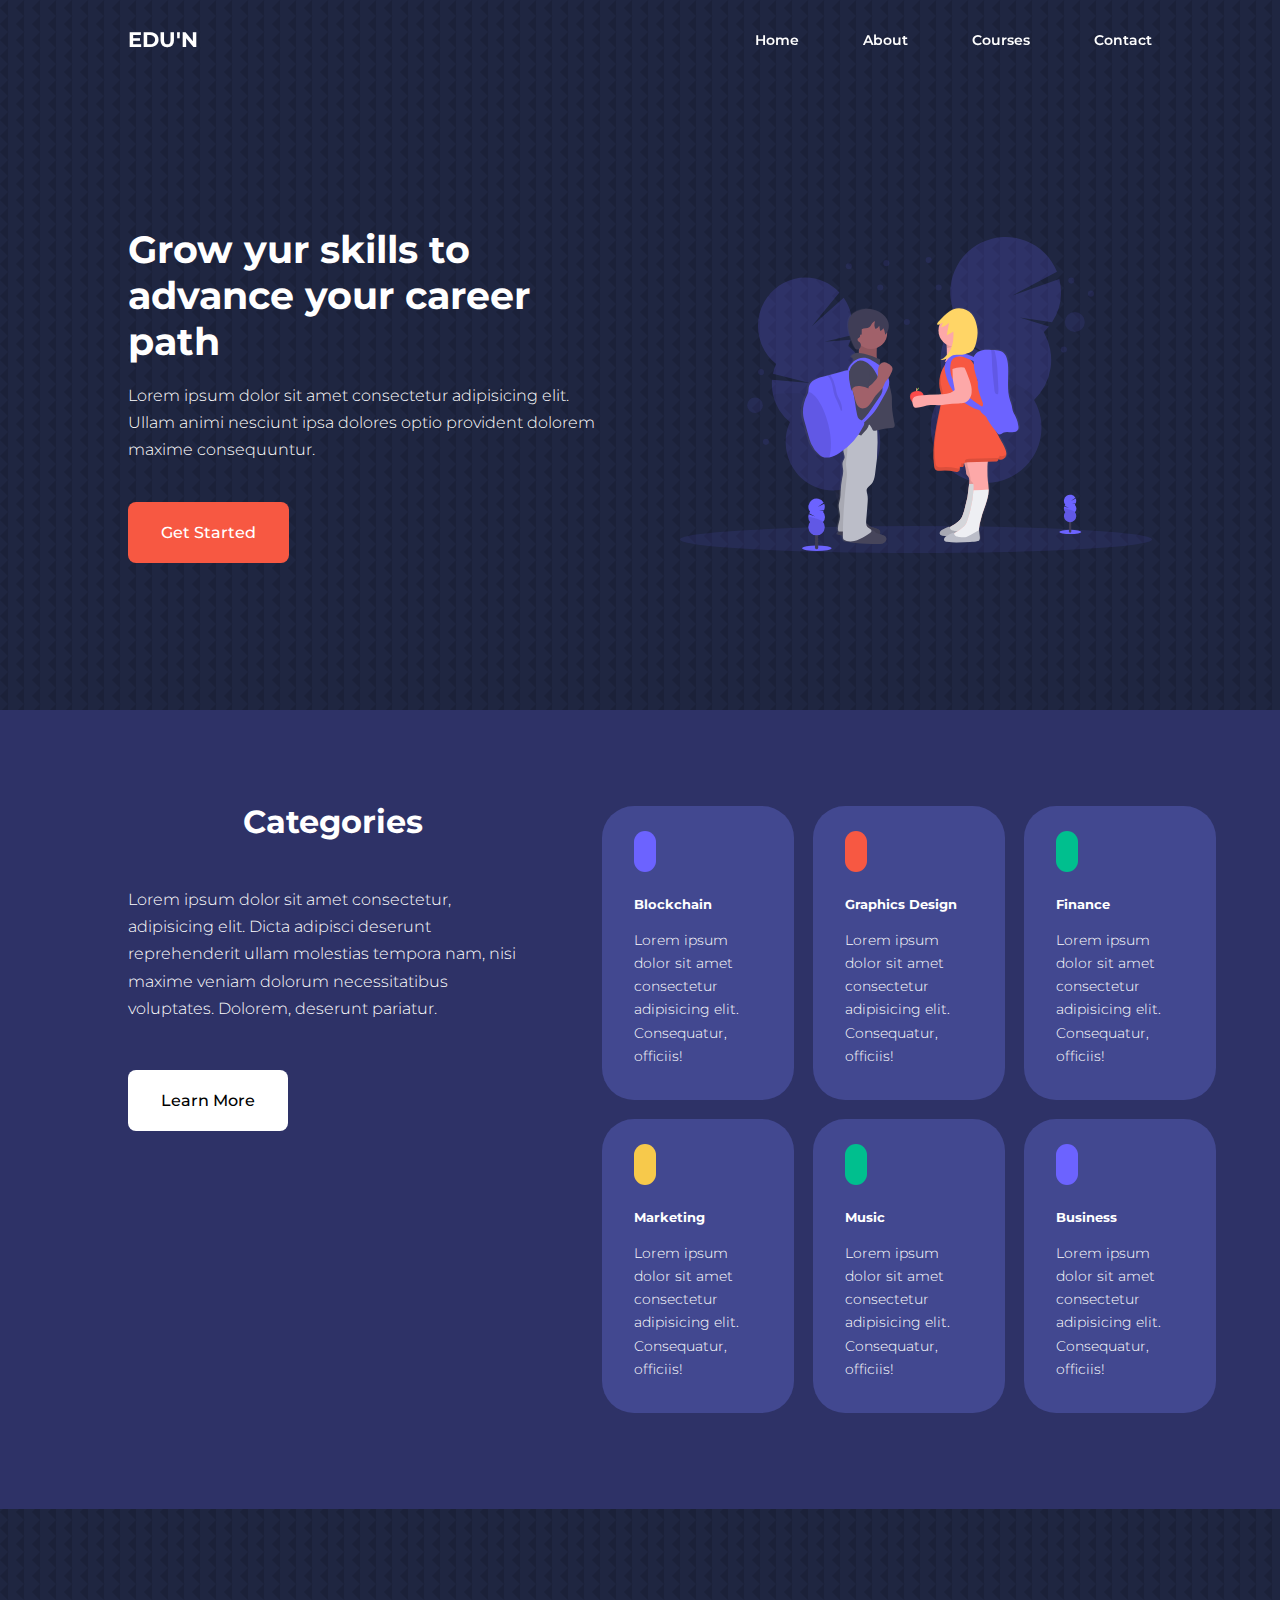
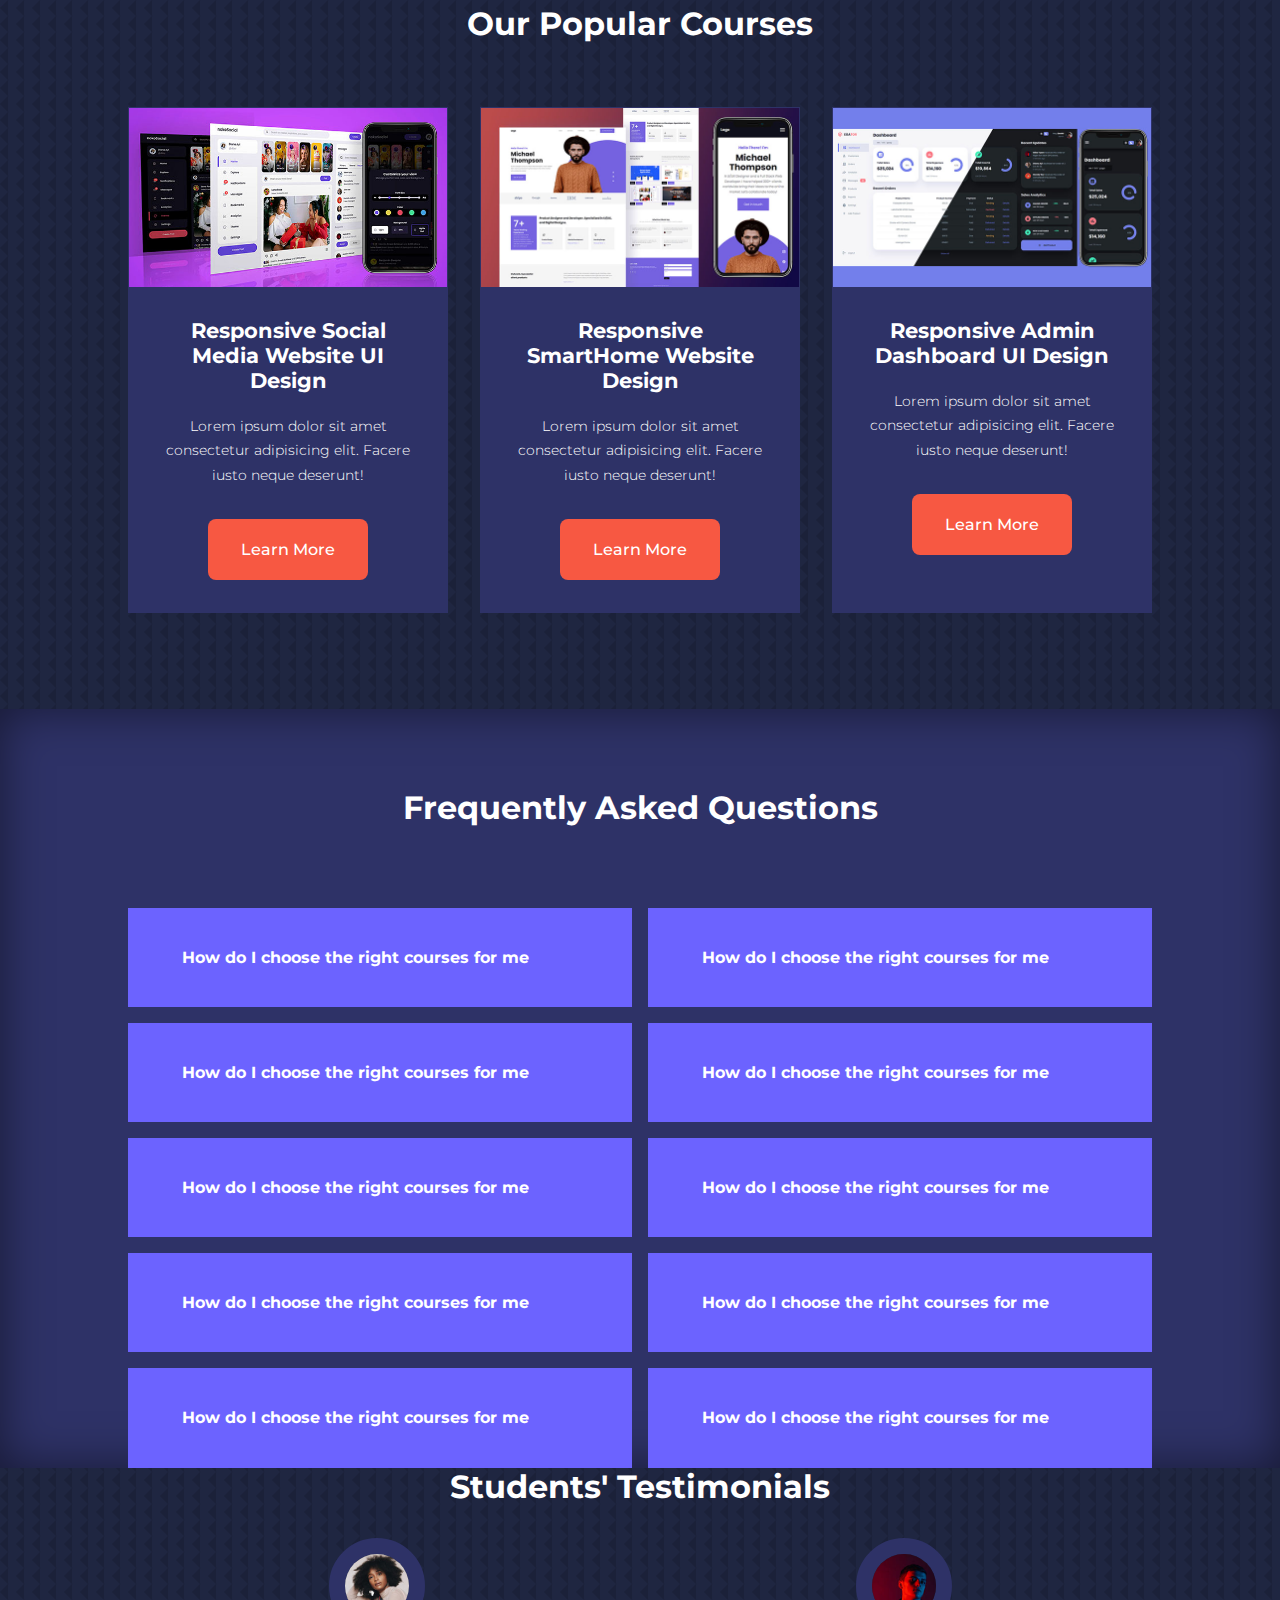
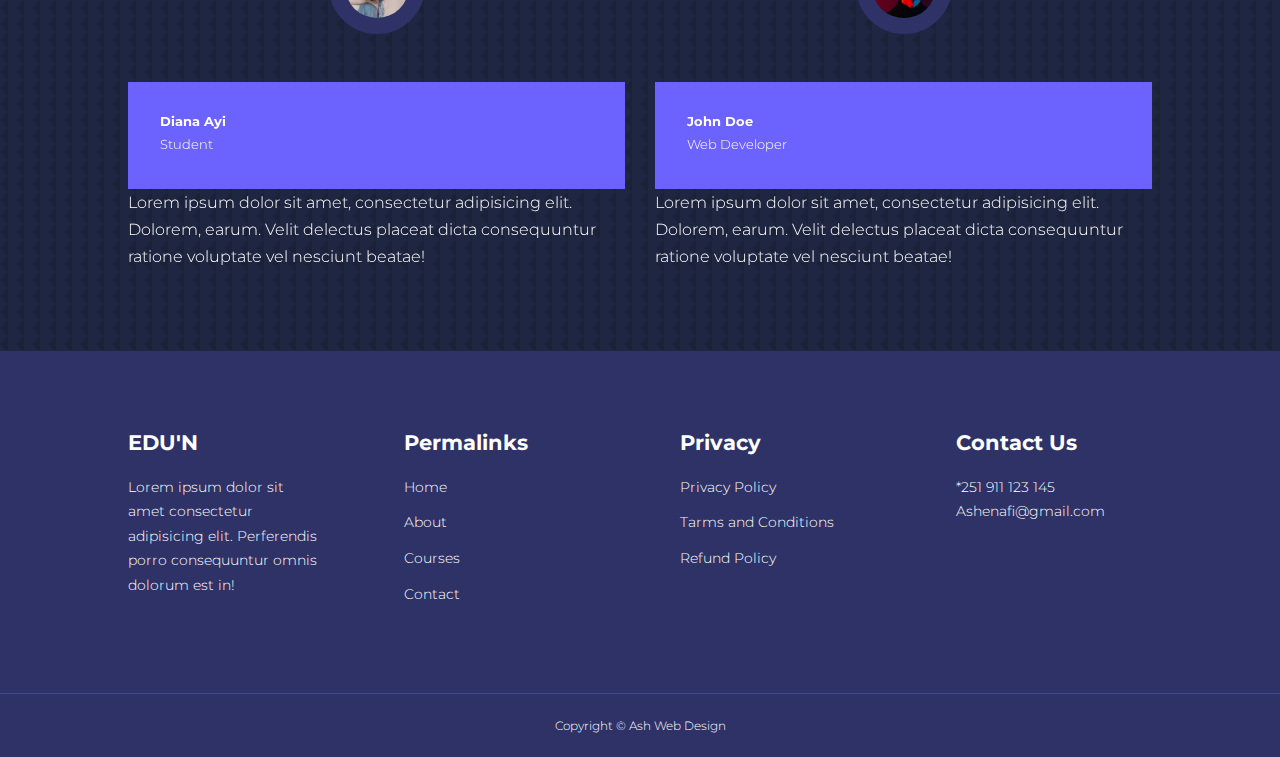
<file: edu_web/index.html>
<!DOCTYPE html>
<html lang="en">
<head>
    <meta charset="UTF-8">
    <meta name="viewport" content="width=device-width, initial-scale=1.0">
    <title>Education website</title>
    <link rel="stylesheet" href="./css/style.css">
    <link rel="stylesheet" href="https://cdnjs.cloudflare.com/ajax/libs/font-awesome/6.5.2/css/all.min.css" integrity="sha512-SnH5WK+bZxgPHs44uWIX+LLJAJ9/2PkPKZ5QiAj6Ta86w+fsb2TkcmfRyVX3pBnMFcV7oQPJkl9QevSCWr3W6A==" crossorigin="anonymous" referrerpolicy="no-referrer" />

    <link rel="preconnect" href="https://fonts.googleapis.com">
    <link rel="preconnect" href="https://fonts.gstatic.com" crossorigin>
    <link href="https://fonts.googleapis.com/css2?family=Montserrat:ital,wght@0,100..900;1,100..900&display=swap" rel="stylesheet">
    <link rel="stylesheet" href="https://cdn.jsdelivr.net/npm/swiper@11/swiper-bundle.min.css"/>
    <style>body{background-image: url(./images/bg-texture.png);}</style>

</head>
<body>
    <nav>
        <div class="container nav_container">
            <a href="index.html"><h4>EDU'N</h4></a>
            <ul class="nav_menu">
                <li><a href="index.html">Home</a></li>
                <li><a href="about.html">About</a></li>
                <li><a href="courses.html">Courses</a></li>
                <li><a href="contact.html">Contact</a></li>
            </ul>

            <button id="open-menu-btn"><i class="fa-solid fa-bars"></i></button>
            <button id="close-menu-btn"><i class="fa-solid fa-xmark"></i></button>
        </div>
    </nav>

    <header>
        <div class="container header_container">
            <div class="header_left">
                <h1>Grow yur skills to advance your career path</h1>
                <p>
                    Lorem ipsum dolor sit amet consectetur adipisicing elit. 
                    Ullam animi nesciunt ipsa dolores optio provident 
                    dolorem maxime consequuntur.
                </p>
                <a href="courses.html" class="btn btn-primary">Get Started</a>
            </div>
            <div class="header_right">
                <div class="header_right-image">
                    <img src="images/header.svg" alt="">
                </div>
            </div>
        </div>
    </header>

<!-- ************categories************* -->
    <section class="categories">
        <div class="container categories_container">
            <div class="categories_left">
                <h2>Categories</h1>
                <p>
                    Lorem ipsum dolor sit amet consectetur, 
                    adipisicing elit. Dicta adipisci deserunt 
                    reprehenderit ullam molestias tempora nam,
                     nisi maxime veniam dolorum necessitatibus 
                     voluptates. Dolorem, deserunt pariatur.
                </p>
                <a href="#" class="btn">Learn More</a>
            </div>

            <div class="categories_right">
                <article class="category">
                    <span class="category_icon"><i class="fa-brands fa-bitcoin"></i></span>
                    <h5>Blockchain</h5>
                    <p>
                       Lorem ipsum dolor sit amet consectetur adipisicing elit. Consequatur, officiis!
                    </p>
                </article>
                <article class="category">
                    <span class="category_icon"><i class="fa-solid fa-pen-clip"></i></span>
                    <h5>Graphics Design</h5>
                    <p>
                       Lorem ipsum dolor sit amet consectetur adipisicing elit. Consequatur, officiis!
                    </p>
                </article>
                <article class="category">
                    <span class="category_icon"><i class="fa-solid fa-sack-dollar"></i></span>
                    <h5>Finance</h5>
                    <p>
                       Lorem ipsum dolor sit amet consectetur adipisicing elit. Consequatur, officiis!
                    </p>
                </article>
                <article class="category">
                    <span class="category_icon"><i class="fa-solid fa-chart-simple"></i></i></span>
                    <h5>Marketing</h5>
                    <p>
                       Lorem ipsum dolor sit amet consectetur adipisicing elit. Consequatur, officiis!
                    </p>
                </article>
                <article class="category">
                    <span class="category_icon"><i class="fa-solid fa-music"></i></span>
                    <h5>Music</h5>
                    <p>
                       Lorem ipsum dolor sit amet consectetur adipisicing elit. Consequatur, officiis!
                    </p>
                </article>
                <article class="category">
                    <span class="category_icon"><i class="fa-solid fa-briefcase"></i></span>
                    <h5>Business</h5>
                    <p>
                       Lorem ipsum dolor sit amet consectetur adipisicing elit. Consequatur, officiis!
                    </p>
                </article>
            </div>
        </div>
    </section>

    <!-- ************courses************* -->

    <section class="courses">
        <h2>Our Popular Courses</h2>
        <div class="container courses_container">
            <article class="course">
                <div class="course_image">
                    <img src="images/course1.jpg" alt="">
                </div>
                <div class="course_info">
                    <h4>Responsive Social Media Website UI Design</h4>
                    <p>
                        Lorem ipsum dolor sit amet consectetur adipisicing elit. Facere iusto neque deserunt!
                    </p>
                    <a href="courses.html" class="btn btn-primary">Learn More</a>
                </div>
            </article>

            <article class="course">
                <div class="course_image">
                    <img src="images/course2.jpg" alt="">
                </div>
                <div class="course_info">
                    <h4>Responsive SmartHome Website Design</h4>
                    <p>
                        Lorem ipsum dolor sit amet consectetur adipisicing elit. Facere iusto neque deserunt!
                    </p>
                    <a href="courses.html" class="btn btn-primary">Learn More</a>
                </div>
            </article>

            <article class="course">
                <div class="course_image">
                    <img src="images/course3.jpg" alt="">
                </div>
                <div class="course_info">
                    <h4>Responsive Admin Dashboard UI Design</h4>
                    <p>
                        Lorem ipsum dolor sit amet consectetur adipisicing elit. Facere iusto neque deserunt!
                    </p>
                    <a href="courses.html" class="btn btn-primary">Learn More</a>
                </div>
            </article>
        </div>
    </section>


    <div class="faqs">
        <h2>Frequently Asked Questions</h2>
        <div class="container faqs_container">
            <article class="faq">
                <div class="faq_icon"><i class="fa-solid fa-plus"></i></div>
                <div class="question_answer"><h4>How do I choose the right courses for me</h4>
                <p>
                    Lorem ipsum dolor sit amet consectetur 
                    adipisicing elit. Blanditiis quidem accusantium, 
                    ratione quod doloribus sunt ipsum dolor sit amet.
                </p>
            </div>
            </article>
            <article class="faq">
                <div class="faq_icon"><i class="fa-solid fa-plus"></i></div>
                <div class="question_answer"><h4>How do I choose the right courses for me</h4>
                <p>
                    Lorem ipsum dolor sit amet consectetur 
                    adipisicing elit. Blanditiis quidem accusantium, 
                    ratione quod doloribus sunt ipsum dolor sit amet.
                </p>
            </div>
            </article>
            <article class="faq">
                <div class="faq_icon"><i class="fa-solid fa-plus"></i></div>
                <div class="question_answer"><h4>How do I choose the right courses for me</h4>
                <p>
                    Lorem ipsum dolor sit amet consectetur 
                    adipisicing elit. Blanditiis quidem accusantium, 
                    ratione quod doloribus sunt ipsum dolor sit amet.
                </p>
            </div>
            </article>
            <article class="faq">
                <div class="faq_icon"><i class="fa-solid fa-plus"></i></div>
                <div class="question_answer"><h4>How do I choose the right courses for me</h4>
                <p>
                    Lorem ipsum dolor sit amet consectetur 
                    adipisicing elit. Blanditiis quidem accusantium, 
                    ratione quod doloribus sunt ipsum dolor sit amet.
                </p>
            </div>
            </article>
            <article class="faq">
                <div class="faq_icon"><i class="fa-solid fa-plus"></i></div>
                <div class="question_answer"><h4>How do I choose the right courses for me</h4>
                <p>
                    Lorem ipsum dolor sit amet consectetur 
                    adipisicing elit. Blanditiis quidem accusantium, 
                    ratione quod doloribus sunt ipsum dolor sit amet.
                </p>
            </div>
            </article>
            <article class="faq">
                <div class="faq_icon"><i class="fa-solid fa-plus"></i></div>
                <div class="question_answer"><h4>How do I choose the right courses for me</h4>
                <p>
                    Lorem ipsum dolor sit amet consectetur 
                    adipisicing elit. Blanditiis quidem accusantium, 
                    ratione quod doloribus sunt ipsum dolor sit amet.
                </p>
            </div>
            </article>
            <article class="faq">
                <div class="faq_icon"><i class="fa-solid fa-plus"></i></div>
                <div class="question_answer"><h4>How do I choose the right courses for me</h4></div>
                <p>
                    Lorem ipsum dolor sit amet consectetur 
                    adipisicing elit. Blanditiis quidem accusantium, 
                    ratione quod doloribus sunt ipsum dolor sit amet.
                </p>
            </article>
            <article class="faq">
                <div class="faq_icon"><i class="fa-solid fa-plus"></i></div>
                <div class="question_answer"><h4>How do I choose the right courses for me</h4>
                <p>
                    Lorem ipsum dolor sit amet consectetur 
                    adipisicing elit. Blanditiis quidem accusantium, 
                    ratione quod doloribus sunt ipsum dolor sit amet.
                </p>
            </div>
            </article>
            <article class="faq">
                <div class="faq_icon"><i class="fa-solid fa-plus"></i></div>
                <div class="question_answer"><h4>How do I choose the right courses for me</h4>
                <p>
                    Lorem ipsum dolor sit amet consectetur 
                    adipisicing elit. Blanditiis quidem accusantium, 
                    ratione quod doloribus sunt ipsum dolor sit amet.
                </p>
            </div>
            </article>
            <article class="faq">
                <div class="faq_icon"><i class="fa-solid fa-plus"></i></div>
                <div class="question_answer"><h4>How do I choose the right courses for me</h4>
                <p>
                    Lorem ipsum dolor sit amet consectetur 
                    adipisicing elit. Blanditiis quidem accusantium, 
                    ratione quod doloribus sunt ipsum dolor sit amet.
                </p>
            </div>
            </article>
        </div>
    </div>

<!-- testiomonial -->

    <div class="container testimonials_container mySwiper">
        <h2>Students' Testimonials</h2>
        <div class="swiper-wrapper">
            <article class="testimonial swiper-slide">
                <div class="avatar">
                    <img src="images/avatar1.jpg" alt="">
                </div>
                <div class="testimonial_info">
                    <h5>Diana Ayi</h5>
                    <small>Student</small>
                </div>
                <div class="testimonial_body">
                    <p>Lorem ipsum dolor sit amet, consectetur 
                        adipisicing elit. Dolorem, earum. Velit 
                        delectus placeat dicta consequuntur ratione 
                        voluptate vel nesciunt beatae!
                    </p>
                </div>
            </article>

            <article class="testimonial swiper-slide">
                <div class="avatar">
                    <img src="images/avatar2.jpg" alt="">
                </div>
                <div class="testimonial_info">
                    <h5>John Doe</h5>
                    <small>Web Developer</small>
                </div>
                <div class="testimonial_body">
                    <p>Lorem ipsum dolor sit amet, consectetur 
                        adipisicing elit. Dolorem, earum. Velit 
                        delectus placeat dicta consequuntur ratione 
                        voluptate vel nesciunt beatae!
                    </p>
                </div>
            </article>

            <article class="testimonial swiper-slide">
                <div class="avatar">
                    <img src="images/avatar3.jpg" alt="">
                </div>
                <div class="testimonial_info">
                    <h5>Adam D.</h5>
                    <small>Student</small>
                </div>
                <div class="testimonial_body">
                    <p>Lorem ipsum dolor sit amet, consectetur 
                        adipisicing elit. Dolorem, earum. Velit 
                        delectus placeat dicta consequuntur ratione 
                        voluptate vel nesciunt beatae!
                    </p>
                </div>
            </article>

            <article class="testimonial swiper-slide">
                <div class="avatar">
                    <img src="images/avatar4.jpg" alt="">
                </div>
                <div class="testimonial_info">
                    <h5>Smill W.</h5>
                    <small>Student</small>
                </div>
                <div class="testimonial_body">
                    <p>Lorem ipsum dolor sit amet, consectetur 
                        adipisicing elit. Dolorem, earum. Velit 
                        delectus placeat dicta consequuntur ratione 
                        voluptate vel nesciunt beatae!
                    </p>
                </div>
            </article>

        </div>
    </div>

<!-- ***************footer*************** -->
 <footer class="footer">
    <div class="container footer_container">
        <div class="footer_1">
            <a href="index.html" class="footer_logo"><h4>EDU'N</h4></a>
            <p>
                Lorem ipsum dolor sit amet consectetur 
                adipisicing elit. Perferendis porro consequuntur 
                omnis dolorum est in!
            </p>
        </div>
        
        <div class="footer_2">
            <h4>Permalinks</h4>
            <ul class="Permalinks">
                <li><a href="index.html">Home</a></li>
                <li><a href="about.html">About</a></li>
                <li><a href="courses.html">Courses</a></li>
                <li><a href="contact.html">Contact</a></li>
            </ul>
        </div>

        <div class="footer_3">
            <h4>Privacy</h4>
            <ul class="Privacy">
                <li><a href="#">Privacy Policy</a></li>
                <li><a href="#">Tarms and Conditions</a></li>
                <li><a href="#">Refund Policy</a></li>
            </ul>
        </div>

        <div class="footer_4">
            <h4>Contact Us</h4>
            <div>
                <p>*251 911 123 145</p>
                <p>Ashenafi@gmail.com</p>
            </div>
            <div class="footer_socials">
                <li><a href="#"><i class="fa-brands fa-facebook"></i></a></li>
                <li><a href="#"><i class="fa-brands fa-instagram"></i></a></li>
                <li><a href="#"><i class="fa-brands fa-linkedin"></i></a></li>
                <li><a href="#"><i class="fa-brands fa-twitter"></i></a></li>
            </div>
        </div>
    </div>

    <div class="footer_copyright">
        <small>Copyright &copy; Ash Web Design</small>
    </div>
 </footer>




    <script src="https://cdn.jsdelivr.net/npm/swiper@11/swiper-bundle.min.js"></script>
    <script src="main.js"></script>
    <script>
        var swiper = new Swiper(".mySwiper", {
          slidesPerView: 2,
          spaceBetween: 30,
          pagination: {
            el: ".swiper-pagination",
            clickable: true,
          },
          // when window width is >= 600px
          breakpoint: {
            600: {
                slidesPerView: 2
            }
          }
        });
      </script>

</body>
</html>
</file>
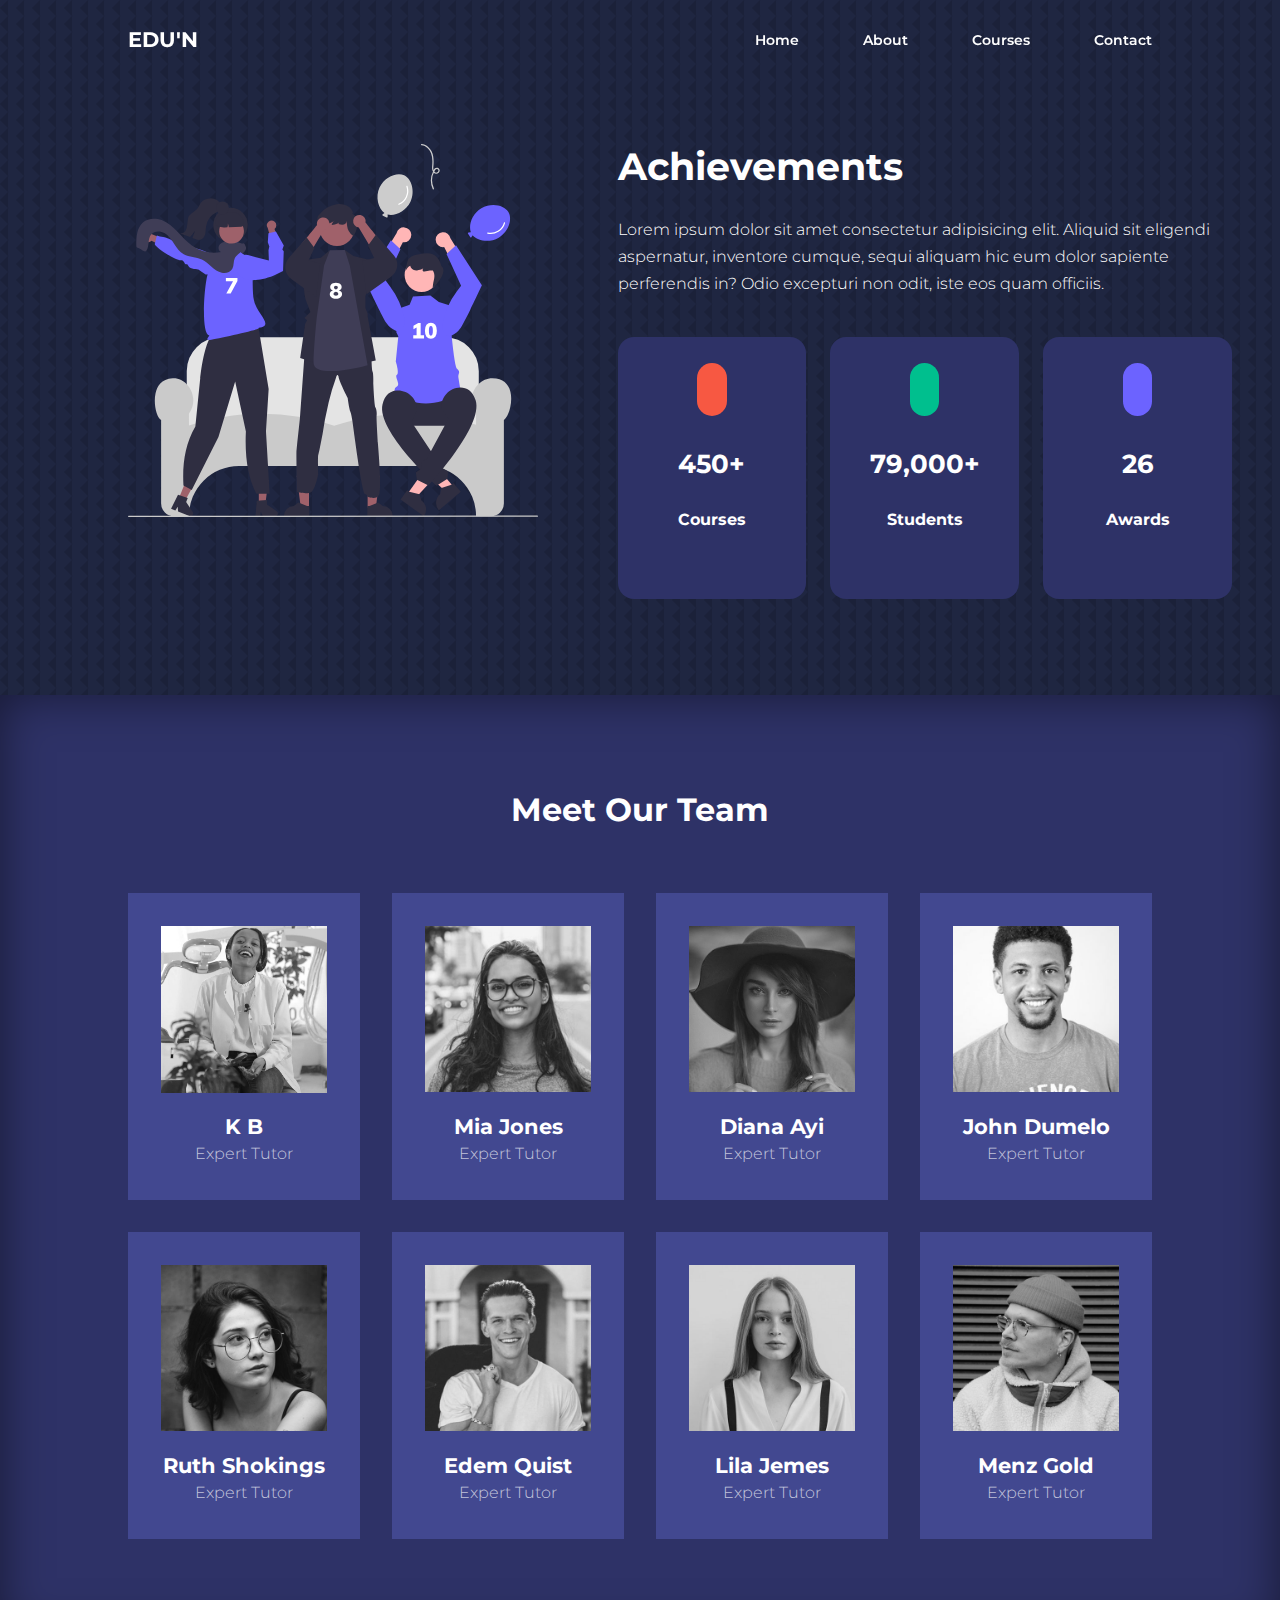
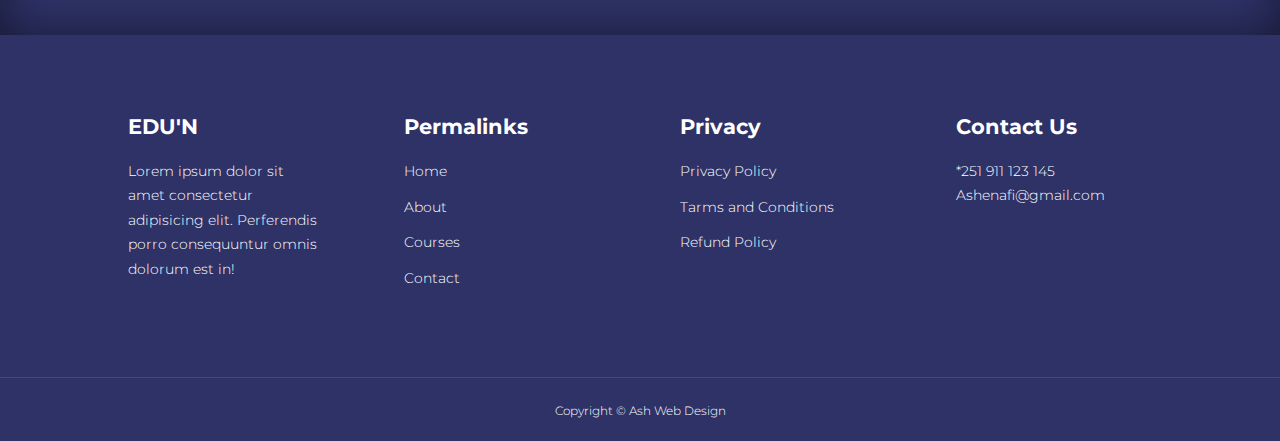
<file: edu_web/about.html>
<!DOCTYPE html>
<html lang="en">
<head>
    <meta charset="UTF-8">
    <meta name="viewport" content="width=device-width, initial-scale=1.0">
    <title>Education website</title>
    <link rel="stylesheet" href="./css/style.css">
    <link rel="stylesheet" href="./css/about.css">
    <link rel="stylesheet" href="https://cdnjs.cloudflare.com/ajax/libs/font-awesome/6.5.2/css/all.min.css" integrity="sha512-SnH5WK+bZxgPHs44uWIX+LLJAJ9/2PkPKZ5QiAj6Ta86w+fsb2TkcmfRyVX3pBnMFcV7oQPJkl9QevSCWr3W6A==" crossorigin="anonymous" referrerpolicy="no-referrer" />

    <link rel="preconnect" href="https://fonts.googleapis.com">
    <link rel="preconnect" href="https://fonts.gstatic.com" crossorigin>
    <link href="https://fonts.googleapis.com/css2?family=Montserrat:ital,wght@0,100..900;1,100..900&display=swap" rel="stylesheet">
    <style>body{background-image: url(./images/bg-texture.png);}</style>

</head>
<body>
    <nav>
        <div class="container nav_container">
            <a href="index.html"><h4>EDU'N</h4></a>
            <ul class="nav_menu">
                <li><a href="index.html">Home</a></li>
                <li><a href="about.html">About</a></li>
                <li><a href="courses.html">Courses</a></li>
                <li><a href="contact.html">Contact</a></li>
            </ul>
            <button id="open-menu-btn"><i class="fa-solid fa-bars"></i></button>
            <button id="close-menu-btn"><i class="fa-solid fa-xmark"></i></button>
        </div>
    </nav>

    <!-- about achivments -->
    <section class="about_achievements">
        <div class="container about_achievements_container">

            <div class="about_achievements_left">
                <img src="images/about achievements.svg" alt="">
            </div>

            <div class="about_achievements_right">
                <h1>Achievements</h1>
                <p>
                    Lorem ipsum dolor sit amet consectetur 
                    adipisicing elit. Aliquid sit eligendi 
                    aspernatur, inventore cumque, sequi aliquam 
                    hic eum dolor sapiente perferendis in? Odio 
                    excepturi non odit, iste eos quam officiis.
                </p>

                <div class="achievements_cards">
                    <article class="achievement_card">
                        <span class="acievement_icon">
                            <i class="fa-solid fa-video"></i>
                        </span>
                        <h3>450+</h3>
                        <p>Courses</p>
                    </article>

                    <article class="achievement_card">
                        <span class="acievement_icon">
                            <i class="fa-solid fa-user-graduate"></i>
                        </span>
                        <h3>79,000+</h3>
                        <p>Students</p>
                    </article>

                    <article class="achievement_card">
                        <span class="acievement_icon">
                            <i class="fa-solid fa-award"></i>
                        </span>
                        <h3>26</h3>
                        <p>Awards</p>
                    </article>

                </div>
            </div>
        </div>
    </section>




    <!-- about Team************************ -->
     <section class="team">
        <h2>Meet Our Team</h2>
        <div class="container team_container">
            <article class="team_member">
                <div class="team_member_image">
                    <img src="images/000111.jpg" alt="">
                </div>
                <div class="team_member_info">
                    <h4>K B</h4>
                    <p>Expert Tutor</p>
                </div>
                <div class="team_member_socials">
                    <li><a href="https://instagram.com" target="_blank"><i class="fa-brands fa-instagram"></i></a></li>
                    <li><a href="https://linkedin.com" target="_blank"><i class="fa-brands fa-linkedin"></i></a></li>
                    <li><a href="https://twitter.com" target="_blank"><i class="fa-brands fa-twitter"></i></a></li>
                </div>
            </article>
            
            <article class="team_member">
                <div class="team_member_image">
                    <img src="images/tm2.jpg" alt="">
                </div>
                <div class="team_member_info">
                    <h4>Mia Jones</h4>
                    <p>Expert Tutor</p>
                </div>
                <div class="team_member_socials">
                    <li><a href="https://instagram.com" target="_blank"><i class="fa-brands fa-instagram"></i></a></li>
                    <li><a href="https://linkedin.com" target="_blank"><i class="fa-brands fa-linkedin"></i></a></li>
                    <li><a href="https://twitter.com" target="_blank"><i class="fa-brands fa-twitter"></i></a></li>
                </div>
            </article>
            
            <article class="team_member">
                <div class="team_member_image">
                    <img src="images/tm3.jpg" alt="">
                </div>
                <div class="team_member_info">
                    <h4>Diana Ayi</h4>
                    <p>Expert Tutor</p>
                </div>
                <div class="team_member_socials">
                    <li><a href="https://instagram.com" target="_blank"><i class="fa-brands fa-instagram"></i></a></li>
                    <li><a href="https://linkedin.com" target="_blank"><i class="fa-brands fa-linkedin"></i></a></li>
                    <li><a href="https://twitter.com" target="_blank"><i class="fa-brands fa-twitter"></i></a></li>
                </div>
            </article>
            
            <article class="team_member">
                <div class="team_member_image">
                    <img src="images/tm4.jpg" alt="">
                </div>
                <div class="team_member_info">
                    <h4>John Dumelo</h4>
                    <p>Expert Tutor</p>
                </div>
                <div class="team_member_socials">
                    <li><a href="https://instagram.com" target="_blank"><i class="fa-brands fa-instagram"></i></a></li>
                    <li><a href="https://linkedin.com" target="_blank"><i class="fa-brands fa-linkedin"></i></a></li>
                    <li><a href="https://twitter.com" target="_blank"><i class="fa-brands fa-twitter"></i></a></li>
                </div>
            </article>
            
            <article class="team_member">
                <div class="team_member_image">
                    <img src="images/tm5.jpg" alt="">
                </div>
                <div class="team_member_info">
                    <h4>Ruth Shokings</h4>
                    <p>Expert Tutor</p>
                </div>
                <div class="team_member_socials">
                    <li><a href="https://instagram.com" target="_blank"><i class="fa-brands fa-instagram"></i></a></li>
                    <li><a href="https://linkedin.com" target="_blank"><i class="fa-brands fa-linkedin"></i></a></li>
                    <li><a href="https://twitter.com" target="_blank"><i class="fa-brands fa-twitter"></i></a></li>
                </div>
            </article>
            
            <article class="team_member">
                <div class="team_member_image">
                    <img src="images/tm6.jpg" alt="">
                </div>
                <div class="team_member_info">
                    <h4>Edem Quist</h4>
                    <p>Expert Tutor</p>
                </div>
                <div class="team_member_socials">
                    <li><a href="https://instagram.com" target="_blank"><i class="fa-brands fa-instagram"></i></a></li>
                    <li><a href="https://linkedin.com" target="_blank"><i class="fa-brands fa-linkedin"></i></a></li>
                    <li><a href="https://twitter.com" target="_blank"><i class="fa-brands fa-twitter"></i></a></li>
                </div>
            </article>
            
            <article class="team_member">
                <div class="team_member_image">
                    <img src="images/tm7.jpg" alt="">
                </div>
                <div class="team_member_info">
                    <h4>Lila Jemes</h4>
                    <p>Expert Tutor</p>
                </div>
                <div class="team_member_socials">
                    <li><a href="https://instagram.com" target="_blank"><i class="fa-brands fa-instagram"></i></a></li>
                    <li><a href="https://linkedin.com" target="_blank"><i class="fa-brands fa-linkedin"></i></a></li>
                    <li><a href="https://twitter.com" target="_blank"><i class="fa-brands fa-twitter"></i></a></li>
                </div>
            </article>
            
            <article class="team_member">
                <div class="team_member_image">
                    <img src="images/tm8.jpg" alt="">
                </div>
                <div class="team_member_info">
                    <h4>Menz Gold</h4>
                    <p>Expert Tutor</p>
                </div>
                <div class="team_member_socials">
                    <li><a href="https://instagram.com" target="_blank"><i class="fa-brands fa-instagram"></i></a></li>
                    <li><a href="https://linkedin.com" target="_blank"><i class="fa-brands fa-linkedin"></i></a></li>
                    <li><a href="https://twitter.com" target="_blank"><i class="fa-brands fa-twitter"></i></a></li>
                </div>
            </article>
            
        </div>
     </section>











    
<!-- ***************footer*************** -->
 <footer class="footer">
    <div class="container footer_container">
        <div class="footer_1">
            <a href="index.html" class="footer_logo"><h4>EDU'N</h4></a>
            <p>
                Lorem ipsum dolor sit amet consectetur 
                adipisicing elit. Perferendis porro consequuntur 
                omnis dolorum est in!
            </p>
        </div>
        
        <div class="footer_2">
            <h4>Permalinks</h4>
            <ul class="Permalinks">
                <li><a href="index.html">Home</a></li>
                <li><a href="about.html">About</a></li>
                <li><a href="courses.html">Courses</a></li>
                <li><a href="contact.html">Contact</a></li>
            </ul>
        </div>

        <div class="footer_3">
            <h4>Privacy</h4>
            <ul class="Privacy">
                <li><a href="#">Privacy Policy</a></li>
                <li><a href="#">Tarms and Conditions</a></li>
                <li><a href="#">Refund Policy</a></li>
            </ul>
        </div>

        <div class="footer_4">
            <h4>Contact Us</h4>
            <div>
                <p>*251 911 123 145</p>
                <p>Ashenafi@gmail.com</p>
            </div>
            <div class="footer_socials">
                <li><a href="#"><i class="fa-brands fa-facebook"></i></a></li>
                <li><a href="#"><i class="fa-brands fa-instagram"></i></a></li>
                <li><a href="#"><i class="fa-brands fa-linkedin"></i></a></li>
                <li><a href="#"><i class="fa-brands fa-twitter"></i></a></li>
            </div>
        </div>
    </div>

    <div class="footer_copyright">
        <small>Copyright &copy; Ash Web Design</small>
    </div>
 </footer>




<script src="main.js"></script>
</body>
</html>
</file>
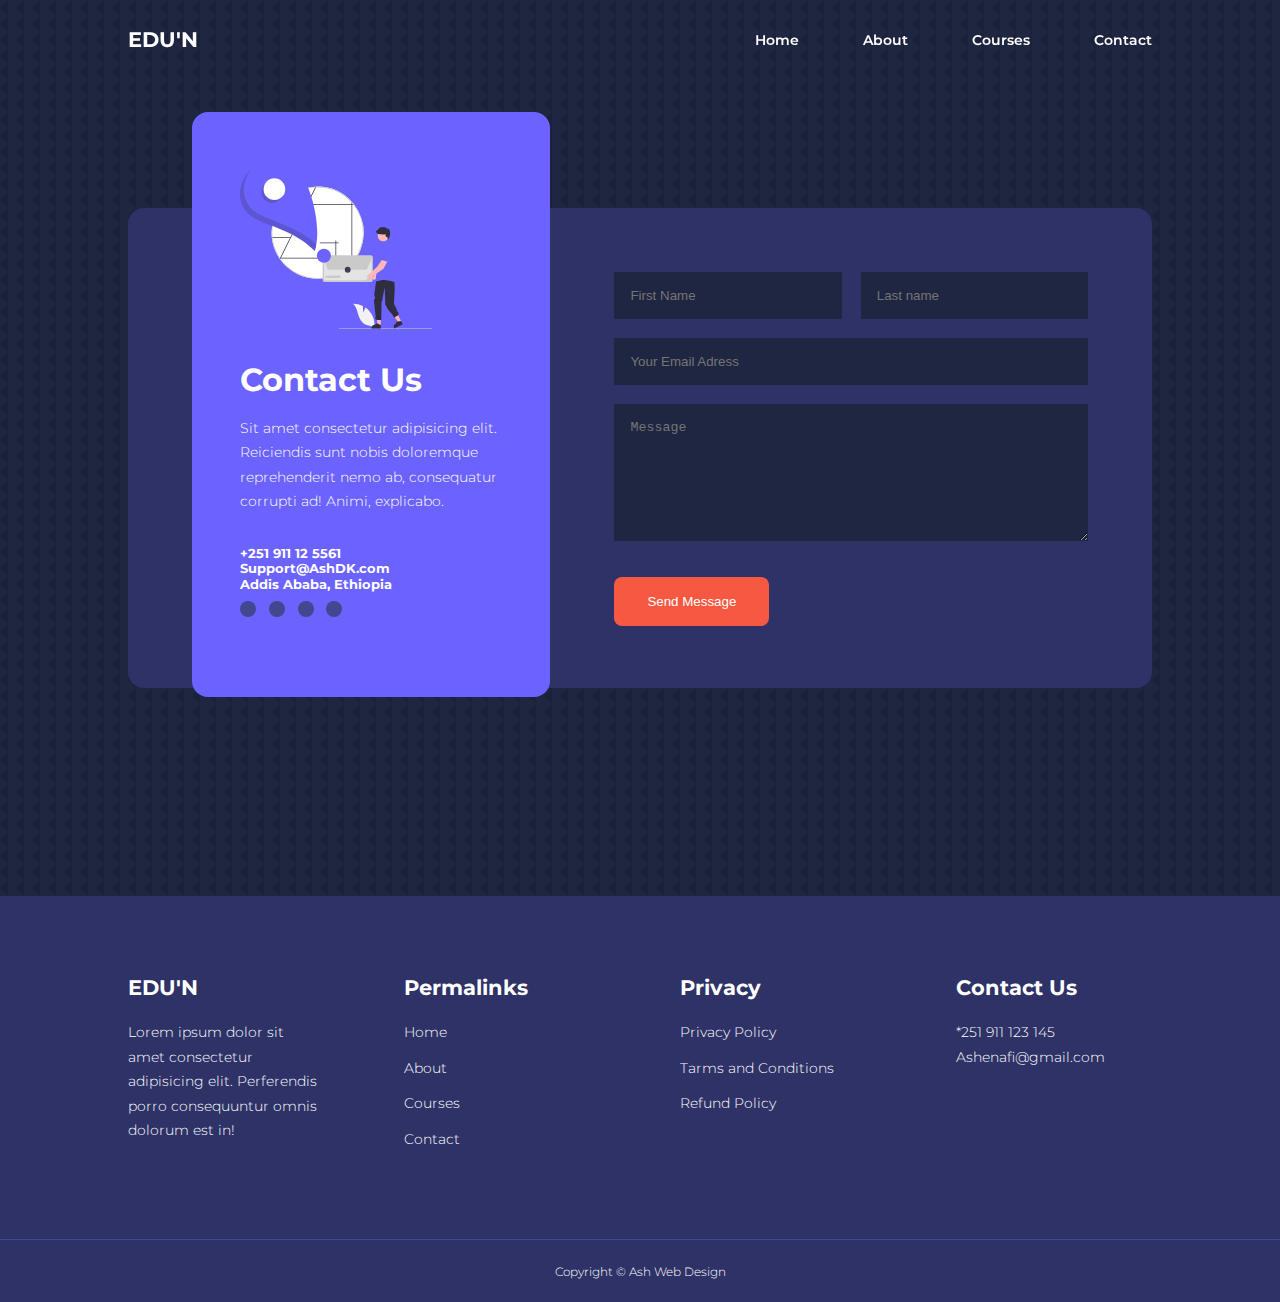
<file: edu_web/contact.html>
<!DOCTYPE html>
<html lang="en">
<head>
    <meta charset="UTF-8">
    <meta name="viewport" content="width=device-width, initial-scale=1.0">
    <title>Education website</title>
    <link rel="stylesheet" href="./css/style.css">
    <link rel="stylesheet" href="./css/contact.css">
    <link rel="stylesheet" href="https://cdnjs.cloudflare.com/ajax/libs/font-awesome/6.5.2/css/all.min.css" integrity="sha512-SnH5WK+bZxgPHs44uWIX+LLJAJ9/2PkPKZ5QiAj6Ta86w+fsb2TkcmfRyVX3pBnMFcV7oQPJkl9QevSCWr3W6A==" crossorigin="anonymous" referrerpolicy="no-referrer" />

    <link rel="preconnect" href="https://fonts.googleapis.com">
    <link rel="preconnect" href="https://fonts.gstatic.com" crossorigin>
    <link href="https://fonts.googleapis.com/css2?family=Montserrat:ital,wght@0,100..900;1,100..900&display=swap" rel="stylesheet">
    <style>body{background-image: url(./images/bg-texture.png);}</style>

</head>
<body>
    <nav>
        <div class="container nav_container">
            <a href="index.html"><h4>EDU'N</h4></a>
            <ul class="nav_menu">
                <li><a href="index.html">Home</a></li>
                <li><a href="about.html">About</a></li>
                <li><a href="courses.html">Courses</a></li>
                <li><a href="contact.html">Contact</a></li>
            </ul>
            <button id="open-menu-btn"><i class="fa-solid fa-bars"></i></button>
            <button id="close-menu-btn"><i class="fa-solid fa-xmark"></i></button>
        </div>
    </nav>


<!-- ******************************Contact***************************** -->


<section class="contact">
    <div class="container cotact_container">
        <aside class="contact_aside">
            <div class="aside_image">
                <img src="images/contact.svg" alt="">
            </div>
            <h2>Contact Us</h2>
            <p>
                Sit amet consectetur adipisicing elit. 
                Reiciendis sunt nobis doloremque reprehenderit 
                nemo ab, consequatur corrupti ad! Animi, explicabo.
            </p>
            <ul class="contact_details"> 
                <li>
                    <i class="fa-solid fa-phone"></i>
                    <h5>+251 911 12 5561</h5>
                </li>
                <li>
                    <i class="fa-solid fa-envelope"></i>
                    <h5>Support@AshDK.com</h5>
                </li>
                <li>
                    <i class="fa-solid fa-location-dot"></i>
                </li>
                <h5>Addis Ababa, Ethiopia</h5>
            </ul>
            <ul class="contact_socials">
                <li><a href="#"><i class="fa-brands fa-facebook"></i></a></li>
                <li><a href="#"><i class="fa-brands fa-instagram"></i></a></li>
                <li><a href="#"><i class="fa-brands fa-linkedin"></i></a></li>
                <li><a href="#"><i class="fa-brands fa-twitter"></i></a></li>
            </ul>
        </aside>


        <form class="contat_form" method="post" action="https://formspree.io/f/myyrrrjg">
            <div class="form_name">
                <input type="text" name="First Name" placeholder="First Name" required>
                <input type="text" name="Last Name" placeholder="Last name" required>
            </div>
            <input type="email" name="Email Address" placeholder="Your Email Adress" required>
            <textarea name="Message" rows="7" placeholder="Message" required ></textarea>
            <button type="submit" class="btn btn-primary">Send Message</button>
        </form>
    </div>

    </div>
</section>







    
<!-- ***************footer*************** -->
<footer class="footer">
    <div class="container footer_container">
        <div class="footer_1">
            <a href="index.html" class="footer_logo"><h4>EDU'N</h4></a>
            <p>
                Lorem ipsum dolor sit amet consectetur 
                adipisicing elit. Perferendis porro consequuntur 
                omnis dolorum est in!
            </p>
        </div>
        
        <div class="footer_2">
            <h4>Permalinks</h4>
            <ul class="Permalinks">
                <li><a href="index.html">Home</a></li>
                <li><a href="about.html">About</a></li>
                <li><a href="courses.html">Courses</a></li>
                <li><a href="contact.html">Contact</a></li>
            </ul>
        </div>

        <div class="footer_3">
            <h4>Privacy</h4>
            <ul class="Privacy">
                <li><a href="#">Privacy Policy</a></li>
                <li><a href="#">Tarms and Conditions</a></li>
                <li><a href="#">Refund Policy</a></li>
            </ul>
        </div>

        <div class="footer_4">
            <h4>Contact Us</h4>
            <div>
                <p>*251 911 123 145</p>
                <p>Ashenafi@gmail.com</p>
            </div>
            <div class="footer_socials">
                <li><a href="#"><i class="fa-brands fa-facebook"></i></a></li>
                <li><a href="#"><i class="fa-brands fa-instagram"></i></a></li>
                <li><a href="#"><i class="fa-brands fa-linkedin"></i></a></li>
                <li><a href="#"><i class="fa-brands fa-twitter"></i></a></li>
            </div>
        </div>
    </div>

    <div class="footer_copyright">
        <small>Copyright &copy; Ash Web Design</small>
    </div>
 </footer>




<script src="main.js"></script>
</body>
</html>
</file>
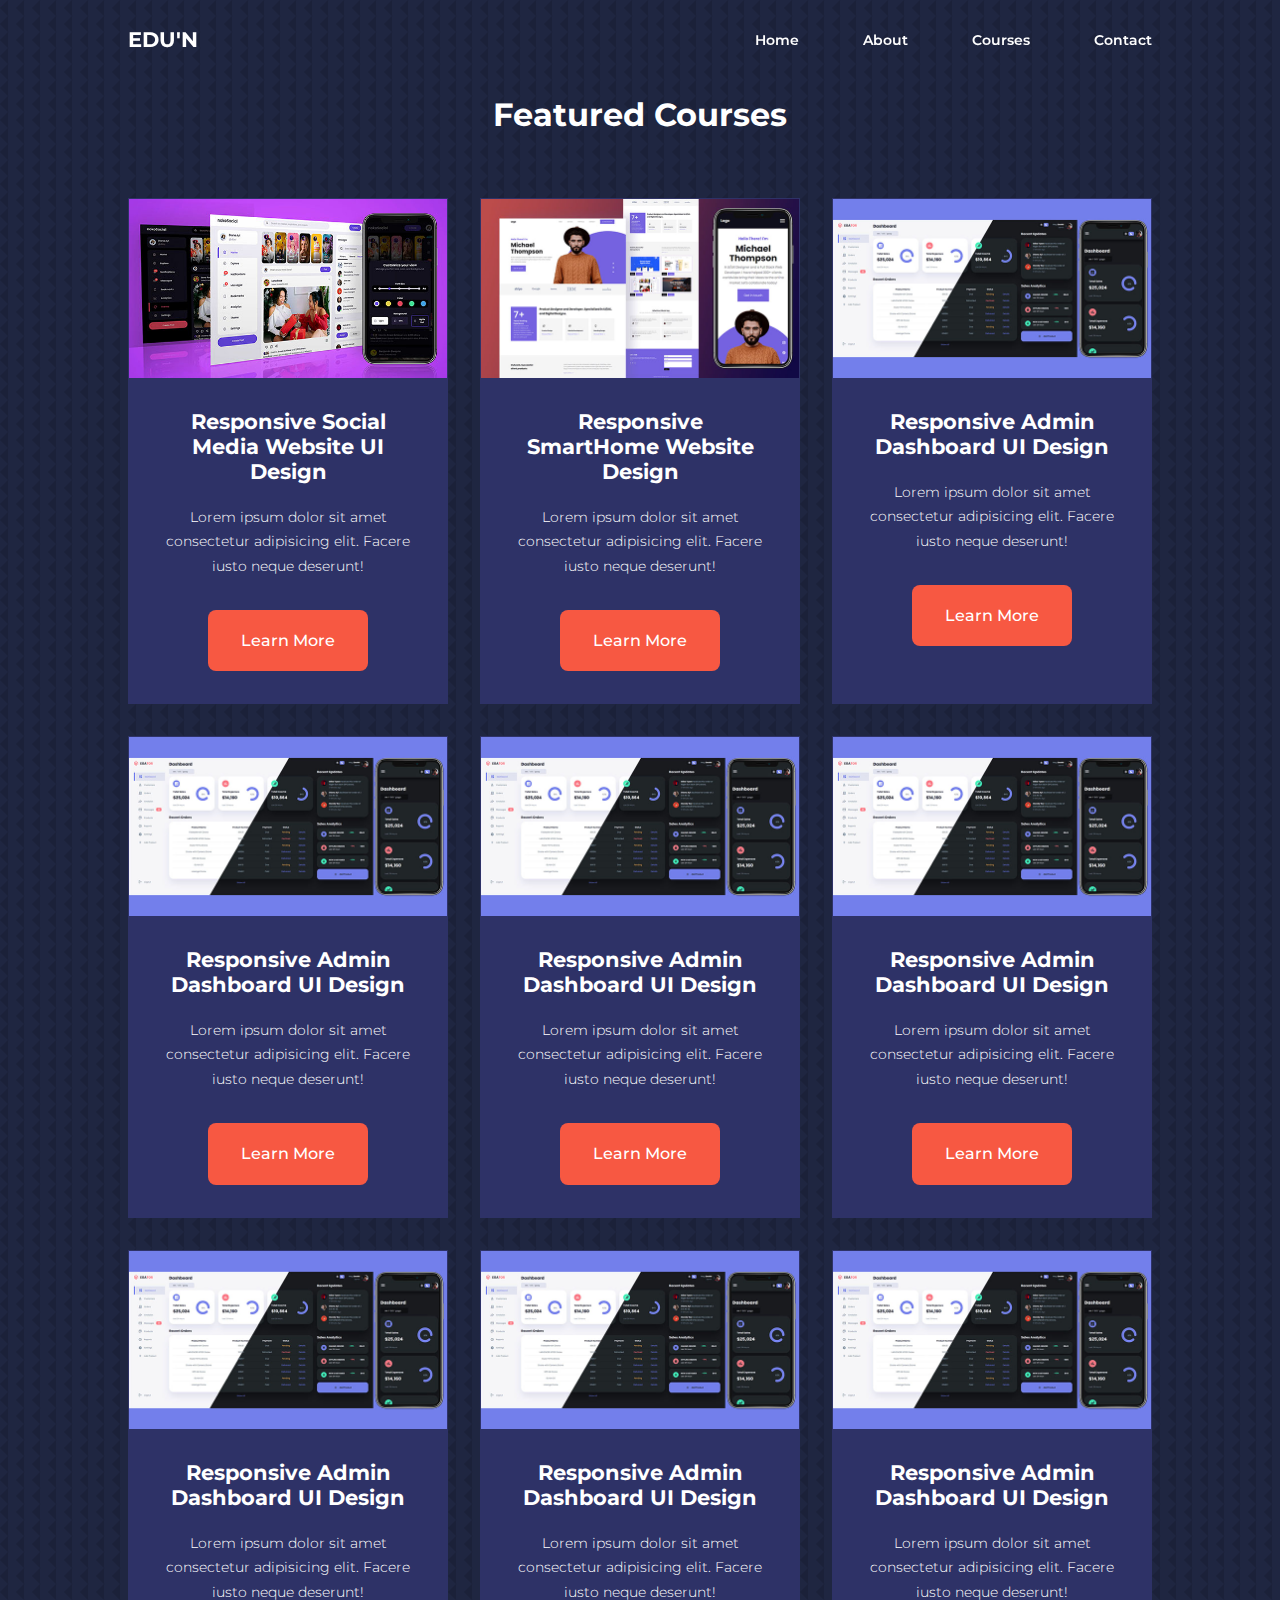
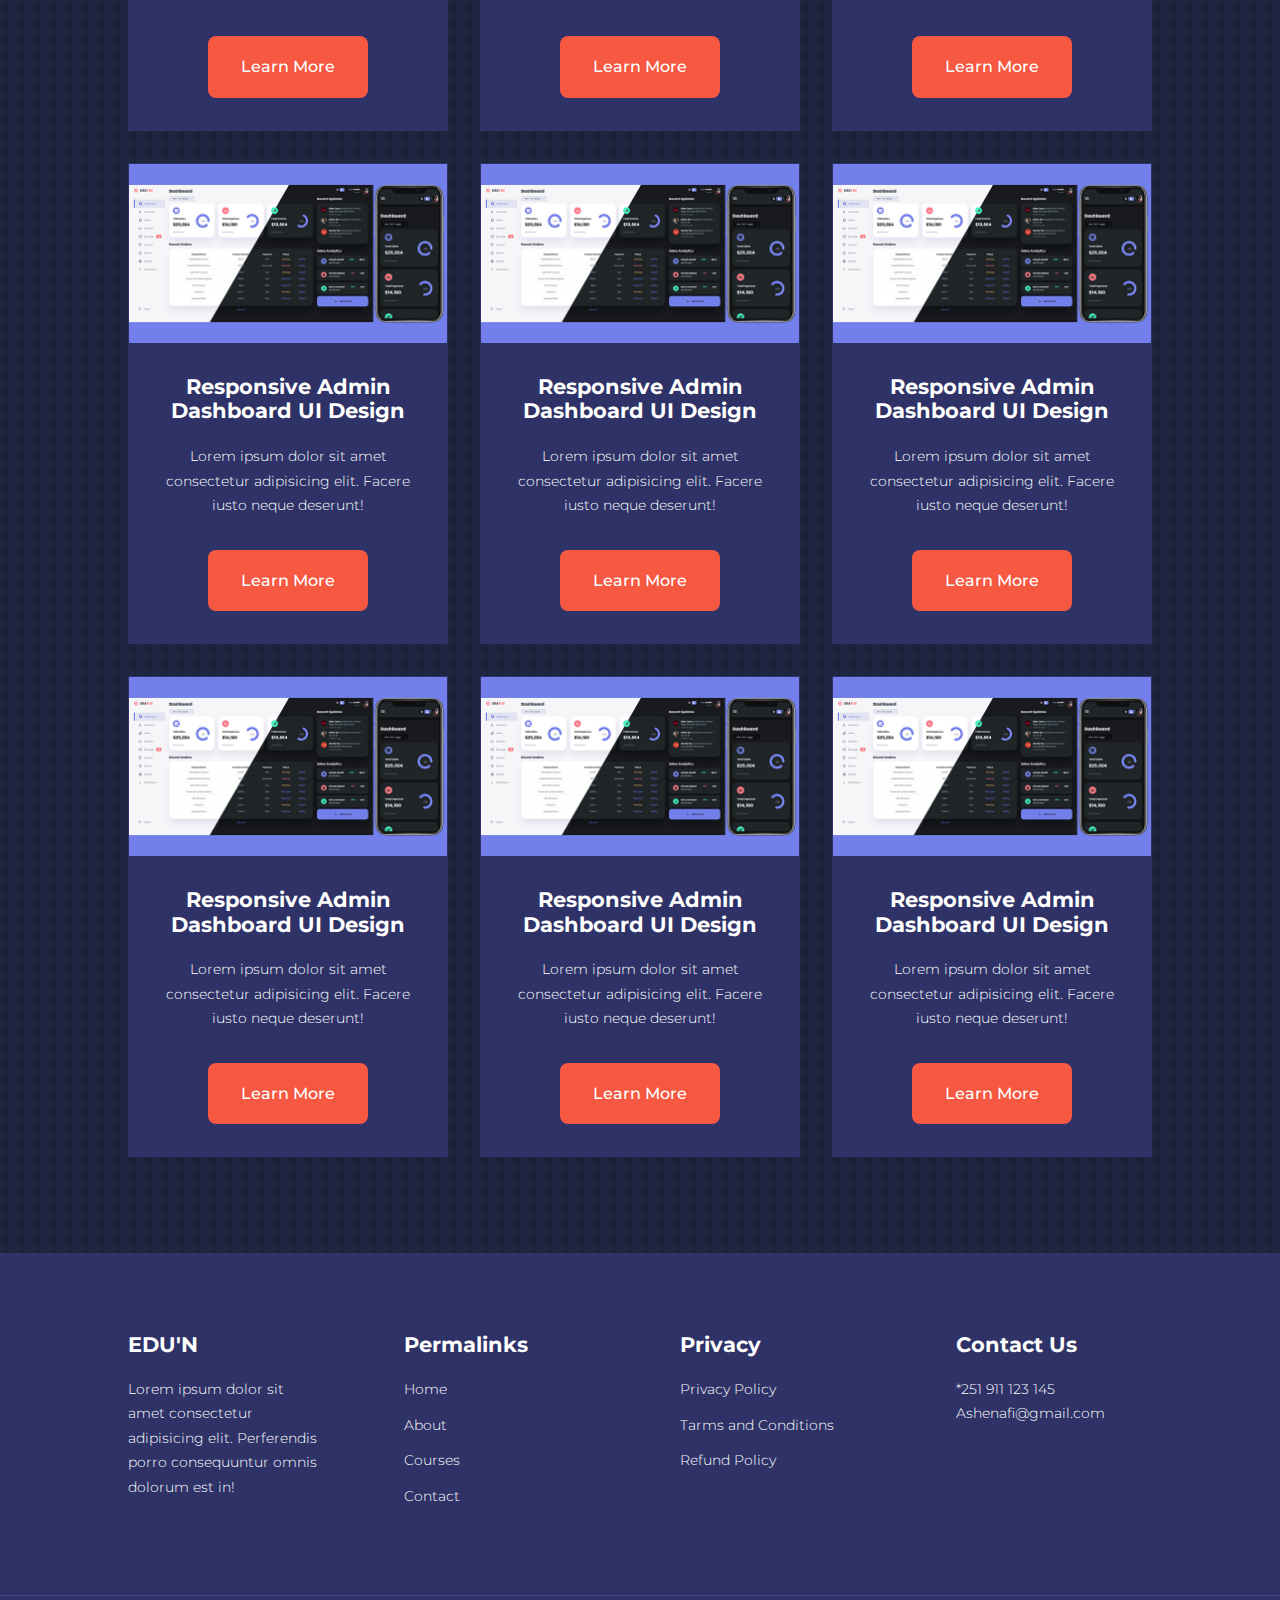
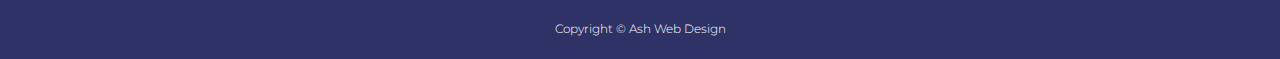
<file: edu_web/courses.html>
<!DOCTYPE html>
<html lang="en">
<head>
    <meta charset="UTF-8">
    <meta name="viewport" content="width=device-width, initial-scale=1.0">
    <title>Education website</title>
    <link rel="stylesheet" href="./css/style.css">
    <link rel="stylesheet" href="https://cdnjs.cloudflare.com/ajax/libs/font-awesome/6.5.2/css/all.min.css" integrity="sha512-SnH5WK+bZxgPHs44uWIX+LLJAJ9/2PkPKZ5QiAj6Ta86w+fsb2TkcmfRyVX3pBnMFcV7oQPJkl9QevSCWr3W6A==" crossorigin="anonymous" referrerpolicy="no-referrer" />

    <link rel="preconnect" href="https://fonts.googleapis.com">
    <link rel="preconnect" href="https://fonts.gstatic.com" crossorigin>
    <link href="https://fonts.googleapis.com/css2?family=Montserrat:ital,wght@0,100..900;1,100..900&display=swap" rel="stylesheet">
    <style>body{background-image: url(./images/bg-texture.png);}</style>

</head>
<body>
    <nav>
        <div class="container nav_container">
            <a href="index.html"><h4>EDU'N</h4></a>
            <ul class="nav_menu">
                <li><a href="index.html">Home</a></li>
                <li><a href="about.html">About</a></li>
                <li><a href="courses.html">Courses</a></li>
                <li><a href="contact.html">Contact</a></li>
            </ul>
            <button id="open-menu-btn"><i class="fa-solid fa-bars"></i></button>
            <button id="close-menu-btn"><i class="fa-solid fa-xmark"></i></button>
        </div>
    </nav>


<!-- ******************************courses************************ -->
  <section class="courses">
        <h2>Featured Courses</h2>
        <div class="container courses_container">
            <article class="course">
                <div class="course_image">
                    <img src="images/course1.jpg" alt="">
                </div>
                <div class="course_info">
                    <h4>Responsive Social Media Website UI Design</h4>
                    <p>
                        Lorem ipsum dolor sit amet consectetur adipisicing elit. Facere iusto neque deserunt!
                    </p>
                    <a href="courses.html" class="btn btn-primary">Learn More</a>
                </div>
            </article>

            <article class="course">
                <div class="course_image">
                    <img src="images/course2.jpg" alt="">
                </div>
                <div class="course_info">
                    <h4>Responsive SmartHome Website Design</h4>
                    <p>
                        Lorem ipsum dolor sit amet consectetur adipisicing elit. Facere iusto neque deserunt!
                    </p>
                    <a href="courses.html" class="btn btn-primary">Learn More</a>
                </div>
            </article>

            <article class="course">
                <div class="course_image">
                    <img src="images/course3.jpg" alt="">
                </div>
                <div class="course_info">
                    <h4>Responsive Admin Dashboard UI Design</h4>
                    <p>
                        Lorem ipsum dolor sit amet consectetur adipisicing elit. Facere iusto neque deserunt!
                    </p>
                    <a href="courses.html" class="btn btn-primary">Learn More</a>
                </div>
            </article>
            <article class="course">
                <div class="course_image">
                    <img src="images/course3.jpg" alt="">
                </div>
                <div class="course_info">
                    <h4>Responsive Admin Dashboard UI Design</h4>
                    <p>
                        Lorem ipsum dolor sit amet consectetur adipisicing elit. Facere iusto neque deserunt!
                    </p>
                    <a href="courses.html" class="btn btn-primary">Learn More</a>
                </div>
            </article>
            <article class="course">
                <div class="course_image">
                    <img src="images/course3.jpg" alt="">
                </div>
                <div class="course_info">
                    <h4>Responsive Admin Dashboard UI Design</h4>
                    <p>
                        Lorem ipsum dolor sit amet consectetur adipisicing elit. Facere iusto neque deserunt!
                    </p>
                    <a href="courses.html" class="btn btn-primary">Learn More</a>
                </div>
            </article>
            <article class="course">
                <div class="course_image">
                    <img src="images/course3.jpg" alt="">
                </div>
                <div class="course_info">
                    <h4>Responsive Admin Dashboard UI Design</h4>
                    <p>
                        Lorem ipsum dolor sit amet consectetur adipisicing elit. Facere iusto neque deserunt!
                    </p>
                    <a href="courses.html" class="btn btn-primary">Learn More</a>
                </div>
            </article>
            <article class="course">
                <div class="course_image">
                    <img src="images/course3.jpg" alt="">
                </div>
                <div class="course_info">
                    <h4>Responsive Admin Dashboard UI Design</h4>
                    <p>
                        Lorem ipsum dolor sit amet consectetur adipisicing elit. Facere iusto neque deserunt!
                    </p>
                    <a href="courses.html" class="btn btn-primary">Learn More</a>
                </div>
            </article>
            <article class="course">
                <div class="course_image">
                    <img src="images/course3.jpg" alt="">
                </div>
                <div class="course_info">
                    <h4>Responsive Admin Dashboard UI Design</h4>
                    <p>
                        Lorem ipsum dolor sit amet consectetur adipisicing elit. Facere iusto neque deserunt!
                    </p>
                    <a href="courses.html" class="btn btn-primary">Learn More</a>
                </div>
            </article>
            <article class="course">
                <div class="course_image">
                    <img src="images/course3.jpg" alt="">
                </div>
                <div class="course_info">
                    <h4>Responsive Admin Dashboard UI Design</h4>
                    <p>
                        Lorem ipsum dolor sit amet consectetur adipisicing elit. Facere iusto neque deserunt!
                    </p>
                    <a href="courses.html" class="btn btn-primary">Learn More</a>
                </div>
            </article>
            <article class="course">
                <div class="course_image">
                    <img src="images/course3.jpg" alt="">
                </div>
                <div class="course_info">
                    <h4>Responsive Admin Dashboard UI Design</h4>
                    <p>
                        Lorem ipsum dolor sit amet consectetur adipisicing elit. Facere iusto neque deserunt!
                    </p>
                    <a href="courses.html" class="btn btn-primary">Learn More</a>
                </div>
            </article>
            <article class="course">
                <div class="course_image">
                    <img src="images/course3.jpg" alt="">
                </div>
                <div class="course_info">
                    <h4>Responsive Admin Dashboard UI Design</h4>
                    <p>
                        Lorem ipsum dolor sit amet consectetur adipisicing elit. Facere iusto neque deserunt!
                    </p>
                    <a href="courses.html" class="btn btn-primary">Learn More</a>
                </div>
            </article>
            <article class="course">
                <div class="course_image">
                    <img src="images/course3.jpg" alt="">
                </div>
                <div class="course_info">
                    <h4>Responsive Admin Dashboard UI Design</h4>
                    <p>
                        Lorem ipsum dolor sit amet consectetur adipisicing elit. Facere iusto neque deserunt!
                    </p>
                    <a href="courses.html" class="btn btn-primary">Learn More</a>
                </div>
            </article>
            <article class="course">
                <div class="course_image">
                    <img src="images/course3.jpg" alt="">
                </div>
                <div class="course_info">
                    <h4>Responsive Admin Dashboard UI Design</h4>
                    <p>
                        Lorem ipsum dolor sit amet consectetur adipisicing elit. Facere iusto neque deserunt!
                    </p>
                    <a href="courses.html" class="btn btn-primary">Learn More</a>
                </div>
            </article>
            <article class="course">
                <div class="course_image">
                    <img src="images/course3.jpg" alt="">
                </div>
                <div class="course_info">
                    <h4>Responsive Admin Dashboard UI Design</h4>
                    <p>
                        Lorem ipsum dolor sit amet consectetur adipisicing elit. Facere iusto neque deserunt!
                    </p>
                    <a href="courses.html" class="btn btn-primary">Learn More</a>
                </div>
            </article>
            <article class="course">
                <div class="course_image">
                    <img src="images/course3.jpg" alt="">
                </div>
                <div class="course_info">
                    <h4>Responsive Admin Dashboard UI Design</h4>
                    <p>
                        Lorem ipsum dolor sit amet consectetur adipisicing elit. Facere iusto neque deserunt!
                    </p>
                    <a href="courses.html" class="btn btn-primary">Learn More</a>
                </div>
            </article>
        </div>
    </section>









    
<!-- ***************footer*************** -->
<footer class="footer">
    <div class="container footer_container">
        <div class="footer_1">
            <a href="index.html" class="footer_logo"><h4>EDU'N</h4></a>
            <p>
                Lorem ipsum dolor sit amet consectetur 
                adipisicing elit. Perferendis porro consequuntur 
                omnis dolorum est in!
            </p>
        </div>
        
        <div class="footer_2">
            <h4>Permalinks</h4>
            <ul class="Permalinks">
                <li><a href="index.html">Home</a></li>
                <li><a href="about.html">About</a></li>
                <li><a href="courses.html">Courses</a></li>
                <li><a href="contact.html">Contact</a></li>
            </ul>
        </div>

        <div class="footer_3">
            <h4>Privacy</h4>
            <ul class="Privacy">
                <li><a href="#">Privacy Policy</a></li>
                <li><a href="#">Tarms and Conditions</a></li>
                <li><a href="#">Refund Policy</a></li>
            </ul>
        </div>

        <div class="footer_4">
            <h4>Contact Us</h4>
            <div>
                <p>*251 911 123 145</p>
                <p>Ashenafi@gmail.com</p>
            </div>
            <div class="footer_socials">
                <li><a href="#"><i class="fa-brands fa-facebook"></i></a></li>
                <li><a href="#"><i class="fa-brands fa-instagram"></i></a></li>
                <li><a href="#"><i class="fa-brands fa-linkedin"></i></a></li>
                <li><a href="#"><i class="fa-brands fa-twitter"></i></a></li>
            </div>
        </div>
    </div>

    <div class="footer_copyright">
        <small>Copyright &copy; Ash Web Design</small>
    </div>
 </footer>




<script src="main.js"></script>
</body>
</html>
</file>
<file: edu_web/css/style.css>
*{
    margin: 0;
    padding: 0;
    border: 0;
    outline: 0;
    text-decoration: none;
    list-style: none;
    box-sizing: border-box;
}


:root{
    --color-primary: #6c63ff;
    --color-success: #00bf8e;
    --color-warning: #f7c94b;
    --color-danger: #f75842;
    --color-danger-variant: rgba(247, 88, 66, 0.4);
    --color-white: #fff;
    --color-light: rgba(255, 255, 255, 0.7);
    --color-black: #000;
    --color-bg: #1f2641;
    --color-bg1: #2E3267;
    --color-bg2: #424890;

    --container-width-lg: 80%;
    --container-width-md: 90%;
    --container-width-sm: 94%;

    --transition: all 400ms ease;

}

body{
  font-family: "Montserrat", sans-serif;
  font-optical-sizing: auto;
  font-weight: 300;
  font-style: normal;
  line-height: 1.7;
  color: var(--color-white);
  background: var(--color-bg);
}


.container{
    width: var(--container-width-lg);
    margin: 0 auto;
}

section{
    padding: 6rem 0;
}
section h2{
    margin-bottom: 4rem;
}
h1, h2, h3, h4, h5{
    line-height: 1.2;
}

h1{
    font-size: 2.4rem;
}
h2{
    font-size: 2rem;
    text-align: center;
}
h3{
    font-size: 1.6rem;
}
h4{
    font-size: 1.3rem;
}

a{
    color: var(--color-white);
}

img{
    width: 100%;
    display: block;
    object-fit: cover;
}

.btn{
    display: inline-block;
    background: var(--color-white);
    color: var(--color-black);
    padding: 1rem 2rem;
    border: 1px solid transparent;
    font-weight: 500;
    transition: var(--transition);
    border-radius: .5rem;
}
.btn:hover{
    background: transparent;
    color: var(--color-white);
    border-color: var(--color-white);
}
.btn-primary{
    background: var(--color-danger);
    color: var(--color-white);
}

/* **************************navbar************************* */

nav{
    background: transparent;
    width: 100vw;
    height: 5rem;
    position: fixed;
    top: 0;
    z-index: 11;
}

/* change navbar style on scroll wsing javascript */

.window-scroll{
    background: var(--color-primary);
    box-shadow: 0 1rem 2rem rgba(0, 0, 0, .2);
}

.nav_container{
    height: 100%;
    display: flex;
    justify-content: space-between;
    align-items: center;
}
nav button{
    display: none;
}
.nav_menu{
    display: flex;
    align-items: center;
    gap: 4rem;
}
.nav_menu a{
    font-size: .9rem;
    transition: var(--transition);
    font-weight: 600;
}
.nav_menu a:hover{
    font-weight: 100;
}
/* ************************header**************************** */

header{
    position: relative;
    top: 5rem;
    overflow: hidden;
    height: 70vh;
    margin-bottom: 5rem;
}
.header_container{
    display: grid;
    grid-template-columns: 1fr 1fr;
    align-items: center;
    gap: 5rem;
    height: 100%;
}
.header_left p{
    margin: 1rem 0 2.4rem;
}

/* ************************categories**************************** */

.categories{
    background: var(--color-bg1);
}


.categories h2{
    line-height: 1;
    margin-bottom: 3rem;
}
.categories_container{
    display: grid;
    grid-template-columns: 40% 60%;
    gap: 4rem;
}

.categories_left p{
    margin: 1rem 0 3rem;
}
.categories_right{
    display: grid;
    grid-template-columns: repeat(3, 1fr);
    gap: 1.2rem;
}
.category{
    background: var(--color-bg2);
    padding: 2rem;
    border-radius: 2rem;
    transition: var(--transition);
}
.category:hover{
    background: var(--color-bg2);
    box-shadow: 0 3rem 3rem rgba(0, 0, 0, 0.3);
    z-index: 1;
}

.category:nth-child(2) .category_icon{
    background: var(--color-danger);
}
.category:nth-child(3) .category_icon{
    background: var(--color-success);
}
.category:nth-child(4) .category_icon{
    background: var(--color-warning);
}
.category:nth-child(5) .category_icon{
    background: var(--color-success);
}


.category_icon{
    background: var(--color-primary);
    padding: .7rem;
    border-radius: .9rem;
}
.category h5{
    margin: 2rem 0 1rem;
}
.category p{
    font-size: .85rem;
}

/* ************************courses**************************** */



.courses_container{
    display: grid;
    grid-template-columns: repeat(3, 1fr);
    gap: 2rem;
}

.course{
    background: var(--color-bg1);
    text-align: center;
    border: 1px solid transparent;
}

.course:hover{
    background: transparent;
    border-color: var(--color-primary);
}

.course_info{
    padding: 2rem;
}
.course_info p{
    margin: 1.23rem 0 2rem;
    font-size: .9rem;
}

/* ************************Frequently asked**************************** */

.faqs{
    background: var(--color-bg1);
    box-shadow: inset 0 0 3rem rgba(0, 0, 0, .5);
}

.faqs h2{
    margin-bottom: 5rem;
    padding-top: 5rem;
}

.faqs_container{
    display: grid;
    grid-template-columns: 1fr 1fr;
    gap: 1rem;
}
.faq{
    padding: 2rem;
    display: flex;
    align-items: center;
    gap: 1.4rem;
    height: fit-content;
    background: var(--color-primary);
    cursor: pointer;
}
.faq h4{
    font-size: 1rem;
    line-height: 2.2;
}
.faq_icon{
    align-self: flex-start;
    font-size: 1.2rem;
}
.faq p {
    margin-top: 0.8rem;
    display: none;
}

.faq.open p {
    display: block;
}

/* ************************Testimonial**************************** */

.testimonials_container{
    overflow: hidden;
    position: relative;
    margin-bottom: 5rem;
}
.testimonial{
    padding-top: 2rem;
}
.avatar{
    width: 6rem;
    height: 6rem;
    border-radius: 50%;
    overflow: hidden;
    margin: 0 auto 1rem;
    border: 1rem solid var(--color-bg1);
}

.testimonial_info{
    background: var(--color-primary);
    padding: 2rem;
    margin-top: 3rem;
    position: relative;
}

.testimonial_body::before{
    content: "";
    display: block;
    background: linear-gradient(
        
    130deg,
    transparent,
    var(--color-primary),
    var(--color-primary),
    var(--color-primary)
    );
    width: 3rem;
    height: 3rem;
    position: absolute;
    left: 48%;
    top: 12rem;
    transform: rotate(45deg);
}


/* footer**************** */
.footer{
    background: var(--color-bg1);
    padding-top: 5rem;
    font-size: .9rem;
}
.footer_container{
    display: grid;
    grid-template-columns: repeat(4, 1fr);
    gap: 5rem;
}
.footer_container > div h4{
    margin-bottom: 1.2rem;
}

.footer_1 p{
    margin: 0 0 2rem;
}

footer ul li {
    margin-bottom: 0.7rem;
}
footer ul li a:hover{
    text-decoration: underline;
}

.footer_socials{
    display: flex;
    gap: 1rem;
    font-size: 1.2rem;
    margin-top: 2rem;
    
}
.footer_copyright{
    text-align: center;
    margin-top: 4rem;
    padding: 1.2rem 0;
    border-top:  1px solid var(--color-bg2);
}

/* **********************************************Media query for tablets******************************************** */
@media screen and (max-width: 1024px) {
    .container{
        width: var(--container-width-md);
    }
    h2{
        font-size: 2.2rem;
    }
    h3{
        font-size: 1.4rem;
    }
    h4{
        font-size: 1.2rem;
    }

    /*******************nav*******************/

    nav button{
        display: inline-block;
        background: transparent;
        font-size: 1.8rem;
        color: var(--color-white);
        cursor: pointer;
    }
    nav button#close-menu-btn{
        display: none;
    }
    .nav_menu{
        position: fixed;
        top: 5rem;
        right: 5%;
        height: fit-content;
        width: 18rem;
        flex-direction: column;
        gap: 0;
        display: none;
    }
    .nav_menu li{
        width: 100%;
        height: 5.8rem;
        animation: animateNavItem 400ms linear forwards;
        transform-origin: top right;
        opacity: 0;
    }

    .nav_menu li:nth-child(2){
        animation-delay: 200ms;
    }
    .nav_menu li:nth-child(3){
        animation-delay: 400ms;
    }
    .nav_menu li:nth-child(4){
        animation-delay: 600ms;
    }




    @keyframes animateNavItem {
        0% {
            transform: rotateZ(-90deg) rotateX(90deg) scale(0.1);
        }   
        100%{
            transform: rotateZ(0) rotateX(0) scale(1);
            opacity: 1;
        }     
    }
    .nav_menu li a{
        background: var(--color-primary);
        box-shadow: -4rem 6rem 10rem rgba(0, 0, 0, .6);
        width: 100%;
        height: 100%;
        display: grid;
        place-items: center;
    }
    .nav_menu li a:hover{
        background: var(--color-bg2);
        color: var(--color-white);
    }

    /* *********************header********************** */

    header{
        height: 52vh;
        margin-bottom: 4rem;
    }
    .header_container{
        gap: 0;
        padding-bottom: 3rem;
    }
    /* ********************header********************* */
    .categories{
        height: auto;
    }
    .categories_container{
        grid-template-columns: 1fr;
        gap: 3;
    }
    .categories_left{
        margin-right: 0;
    }
    /* *****************popular courses****************** */

    .course{
        margin-top: 0;
    }
    .courses_container{
        grid-template-columns: 1fr 1fr;
    }

    /* *****************FAQs****************** */

    .faqs_container{
        grid-template-columns: 1fr;
    }
    .faq{
        padding: 1.5rem;
    }
    /* *****************footer****************** */

    .footer_container{
        grid-template-columns: 1fr 1fr;
    }
}


/* **********************************************Media query for phones******************************************** */

@media screen and (max-width: 600px) {
    .container{
        width: var(--container-width-sm);
    }

    /* navbar */
    .nav_menu{
        right: 3%;
    }
    /* header */
    header{
        height: 100vh;
    }
    .header_container{
        grid-template-columns: 1fr;
        text-align: center;
        margin-top: 0;
    }
    .header_left p{
        margin-bottom: 1.3rem;
    }
    /* categories */
    .categories_right{
        grid-template-columns: 1fr 1fr;
        gap: .7rem;
    }
    .category{
        padding: 1rem;
        border-radius: 1rem;
    }
    .category_icon{
        margin-top: 4px;
        display: inline-block;
    }
    /* popular courses */
    .courses_container{
        grid-template-columns: 1fr;
    }
    /* testimonial */
    .testimonial_body{
        padding: 1.2rem;
    }
    /* footer */
    .footer_container{
        grid-template-columns: 1fr;
        text-align: center;
        gap: 2rem;
    }
    .footer_1 p{
        margin: 1rem auto;
    }
    .footer_socials{
        justify-content: center;
        
    }

}
</file>
<file: edu_web/css/about.css>
*{
    margin: 0;
    padding: 0;
    border: 0;
    outline: 0;
    text-decoration: none;
    list-style: none;
    box-sizing: border-box;
}


:root{
    --color-primary: #6c63ff;
    --color-success: #00bf8e;
    --color-warning: #f7c94b;
    --color-danger: #f75842;
    --color-danger-variant: rgba(247, 88, 66, 0.4);
    --color-white: #fff;
    --color-light: rgba(255, 255, 255, 0.7);
    --color-black: #000;
    --color-bg: #1f2641;
    --color-bg1: #2E3267;
    --color-bg2: #424890;

    --container-width-lg: 80%;
    --container-width-md: 90%;
    --container-width-sm: 94%;

    --transition: all 400ms ease;

}

body{
  font-family: "Montserrat", sans-serif;
  font-optical-sizing: auto;
  font-weight: 300;
  font-style: normal;
  line-height: 1.7;
  color: var(--color-white);
  background: var(--color-bg);
}


.container{
    width: var(--container-width-lg);
    margin: 0 auto;
}

section{
    padding: 6rem 0;
}
section h2{
    margin-bottom: 4rem;
}
h1, h2, h3, h4, h5{
    line-height: 1.2;
}

h1{
    font-size: 2.4rem;
}
h2{
    font-size: 2rem;
    text-align: center;
}
h3{
    font-size: 1.6rem;
}
h4{
    font-size: 1.3rem;
}

a{
    color: var(--color-white);
}

img{
    width: 100%;
    display: block;
    object-fit: cover;
}

.btn{
    display: inline-block;
    background: var(--color-white);
    color: var(--color-black);
    padding: 1rem 2rem;
    border: 1px solid transparent;
    font-weight: 500;
    transition: var(--transition);
    border-radius: .5rem;
}
.btn:hover{
    background: transparent;
    color: var(--color-white);
    border-color: var(--color-white);
}
.btn-primary{
    background: var(--color-danger);
    color: var(--color-white);
}


.about_achievements{
    margin-top: 3rem;
}
.about_achievements_container{
    display: grid;
    grid-template-columns: 40% 60%;
    gap: 5rem;
}
.about_achievements_container p{
    margin: 1.6rem 0 2.5rem;
}

.achievements_cards{
    display: grid;
    grid-template-columns: repeat(3, 1fr);
    gap: 1.5rem;
}
.achievement_card{
    background: var(--color-bg1);
    padding: 1.6rem;
    border-radius: 1rem;
    text-align: center;
    transition: var(--transition);
}
.achievement_card p{
    font-weight: bold;
}

.achievement_card:hover{
    background: var(--color-bg2);
    box-shadow: 0 3rem 3rem rgba(0, 0, 0, 0.3);
}
.achievement_card h3{
    border: 1px solid var(--color-bg1);
    border-radius: .5rem;
}
.acievement_icon{
    background: var(--color-danger);
    padding: .6rem;
    border-radius: 1rem;
    display: inline-block;
    margin-bottom: 2rem;
    font-size: 1rem;
}
.acievement_icon i{
    padding: 5px;
    font-size: 20px;
}

.achievement_card:nth-child(2) .acievement_icon{
    background: var(--color-success);
}
.achievement_card:nth-child(3) .acievement_icon{
    background: var(--color-primary);
}

.achievement_cardp{
    margin-top: 1rem;
}

/* ***********************Team**************************** */
.team{
    background: var(--color-bg1);
    box-shadow: inset 0 0 3rem rgba(0, 0, 0, 0.5);
}
.team_container{
    display: grid;
    grid-template-columns: repeat(4, 1fr);
    gap: 2rem;
}
.team_member{
    background: var(--color-bg2);
    padding: 2rem;
    border: 1px solid transparent;
    transition: var(--transition);
    position: relative;
    overflow: hidden;
}
.team_member:hover{
    background: transparent;
    border-color: var(--color-primary);
}
.team_member_image img{
    filter: saturate(0);
}

.team_member:hover img{
    filter: saturate(1);
}

.team_member_info{
    text-align: center;
    margin-top: 1.4rem;
}

.team_member_info p{
    color: var(--color-light);
}
.team_member_socials{
    position: absolute;
    top: 50%;
    transform: translateY(-50%);
    right: -100%;
    display: flex;
    flex-direction: column;
    background: var(--color-primary);
    border-radius: 1rem 0 0 1rem;
    box-shadow: -2rem 0 2rem rgba(0, 0, 0, 0.3);
    transition: var(--transition);
}

.team_member:hover .team_member_socials{
    right: 0;
}

.team_member_socials a{
    padding: 1rem;
}

/* ****************Media query for phone******************* */

@media screen and (max-width: 1024px) {
    .about_achievements{
        margin-top: 2rem;
    }
    .about_achievements_container{
        grid-template-columns: 1fr;
        gap: 4rem;
    }
    .about_achievements_left{
        width: 80%;
        margin: 0 auto;
    }
    .team_container{
        grid-template-columns: repeat(3, 1fr);
        gap: 1.5rem;
    }
    .team_member{
        padding: 1rem;
    }
}

/* ****************Media query for tablets******************* */
@media screen and (max-width: 600px) {
    .achievement_cards{
        grid-template-columns: 1fr 1fr;
        gap: .7rem;
    }

    .team_container{
        grid-template-columns: 1fr 1fr;
        gap: 0.7rem;
    }
    .team_member{
        padding: 0;
    }
    .team_member p{
        margin-bottom: 1.5rem;
    }
}
</file>
<file: edu_web/css/contact.css>
*{
    margin: 0;
    padding: 0;
    border: 0;
    outline: 0;
    text-decoration: none;
    list-style: none;
    box-sizing: border-box;
}


:root{
    --color-primary: #6c63ff;
    --color-success: #00bf8e;
    --color-warning: #f7c94b;
    --color-danger: #f75842;
    --color-danger-variant: rgba(247, 88, 66, 0.4);
    --color-white: #fff;
    --color-light: rgba(255, 255, 255, 0.7);
    --color-black: #000;
    --color-bg: #1f2641;
    --color-bg1: #2E3267;
    --color-bg2: #424890;

    --container-width-lg: 80%;
    --container-width-md: 90%;
    --container-width-sm: 94%;

    --transition: all 400ms ease;

}

body{
  font-family: "Montserrat", sans-serif;
  font-optical-sizing: auto;
  font-weight: 300;
  font-style: normal;
  line-height: 1.7;
  color: var(--color-white);
  background: var(--color-bg);
}


.container{
    width: var(--container-width-lg);
    margin: 0 auto;
}

section{
    padding: 6rem 0;
}
section h2{
    margin-bottom: 4rem;
}
h1, h2, h3, h4, h5{
    line-height: 1.2;
}

h1{
    font-size: 2.4rem;
}
h2{
    font-size: 2rem;
    text-align: center;
}
h3{
    font-size: 1.6rem;
}
h4{
    font-size: 1.3rem;
}

a{
    color: var(--color-white);
}

img{
    width: 100%;
    display: block;
    object-fit: cover;
}

.btn{
    display: inline-block;
    background: var(--color-white);
    color: var(--color-black);
    padding: 1rem 2rem;
    border: 1px solid transparent;
    font-weight: 500;
    transition: var(--transition);
    border-radius: .5rem;
}
.btn:hover{
    background: transparent;
    color: var(--color-white);
    border-color: var(--color-white);
}
.btn-primary{
    background: var(--color-danger);
    color: var(--color-white);
}
/* ************************contact CSS*************************************************** */

.cotact_container{
    background: var(--color-bg1);
    padding: 4rem;
    display: grid;
    grid-template-columns: 40% 60%;
    gap: 4rem;
    height: 30rem;
    margin: 7rem auto;
    border-radius: 1rem;
}
.contact_aside{
    background: var(--color-primary);
    padding: 3rem;
    border-radius: 1rem;
    position: relative;
    bottom: 10rem;
}
.aside_image{
    width: 12rem;
    margin-bottom: 2rem;
}
.contact_aside h2{
    text-align: left;
    margin-bottom: 1rem;
}
.contact_aside p{
    font-size: .9rem;
    margin-bottom: 2rem;
}
.contact_socials li{
    display: flex;
    gap: 1rem;
    align-items: center;
    margin-bottom: 1rem;
}
.contact_socials{
    display: flex;
    gap: .8rem;
    margin-bottom: 1rem;
}
.contact_socials a{
    background: var(--color-bg2);
    padding: .5rem .5rem;
    border-radius: 50%;
    font-size: 1rem;
    transition: var(--transition);
    margin-top: .5rem;
}
.contact_socials a:hover{
    background: transparent;
}


/* **************************contact form************* */

.contat_form{
    display: flex;
    flex-direction: column;
    gap: 1.2rem;
    margin-right: 4rem;
}
.form_name{
    display: flex;
    gap: 1.2rem;
}
.contat_form input[type="text"]{
    width: 50%;
}

input, 
textarea{
    width: 100%;
    padding: 1rem;
    background: var(--color-bg);
    color: var(--color-white);
}

.contat_form .btn{
    width: max-content;
    margin-top: 1rem;
    cursor: pointer;
}

/* ****************************media query for tablet  ****************************/
@media screen and (max-width: 1024px) {
    .contact{
        padding-bottom: 0;
    }    
    .contact_container{
        gap: 1.5rem;
        margin-top: 3rem;
        height: auto;
        padding: 1.5rem;
    }
    .contact_aside{
        width: auto;
        padding: 1.5rem;
        bottom: 0;
    }
    .contat_form{
        align-self: center;
        margin-right: 1.5rem;
    }
}

/* ****************************media query for phone  ****************************/


@media screen and (max-width: 1024px) {
        .contact_container{
            grid-template-columns: 1fr;
            gap: 3rem;
            margin-top: 0;
            padding: 0;
        }
        .contat_form{
            margin: 0 1.5rem 3rem;
        }
        .form_name{
            flex-direction: column;
        }
        .form_name input[type="text"] {
            width: 100%;
        }
}
</file>
